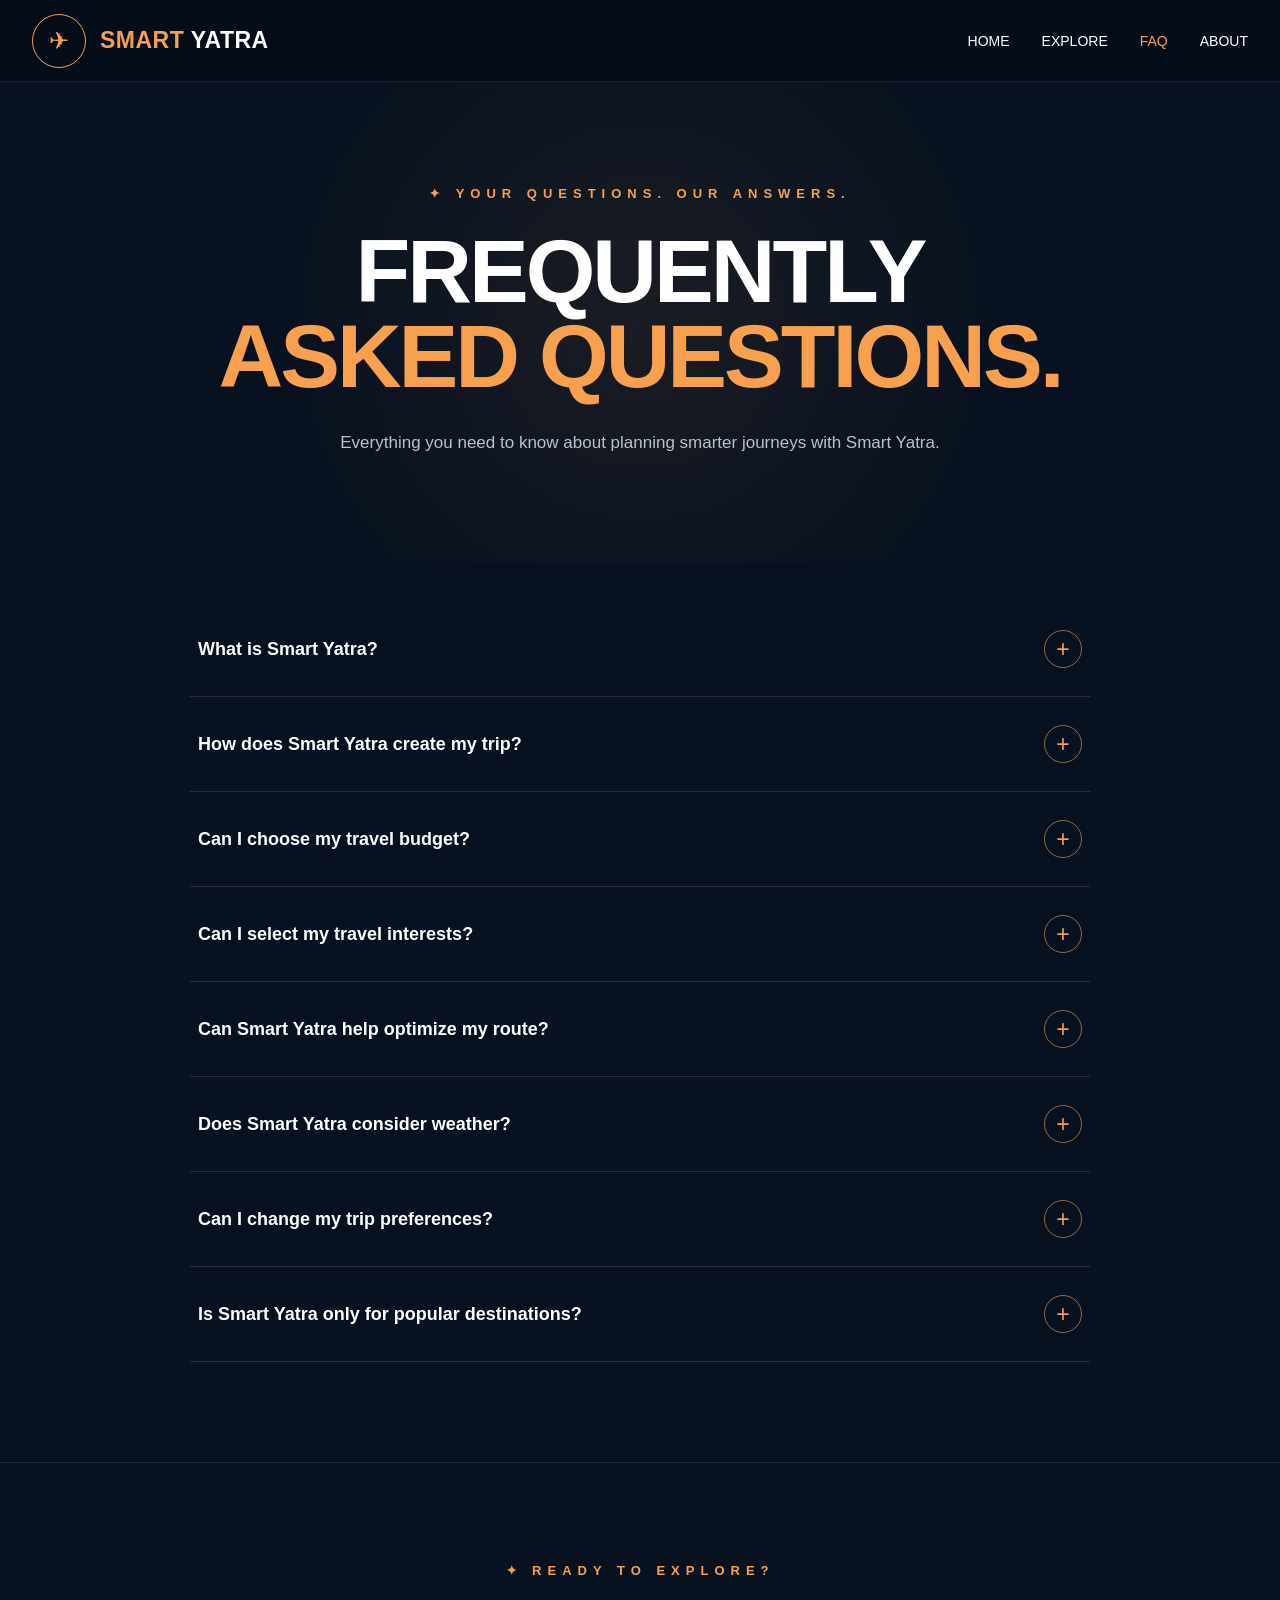
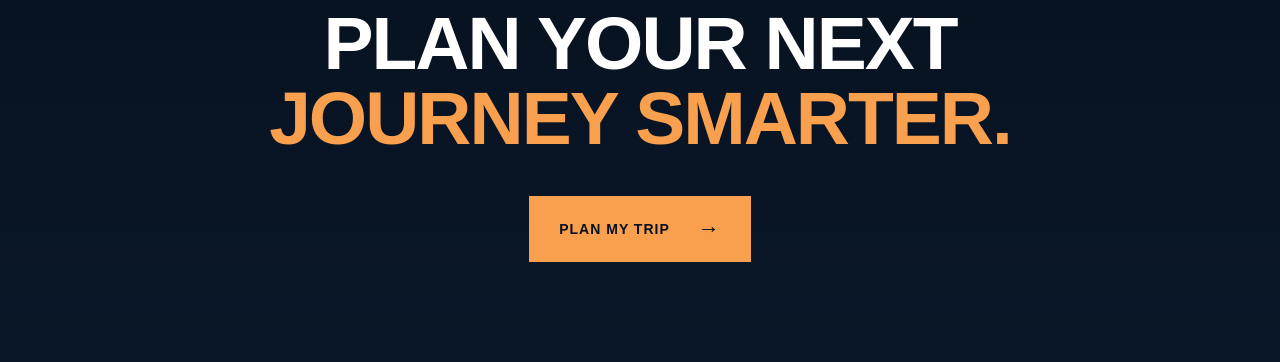
<file: faq.html>
<!DOCTYPE html>
<html lang="en">

<head>
    <meta charset="UTF-8">
    <meta name="viewport" content="width=device-width, initial-scale=1.0">

    <title>FAQ | Smart Yatra</title>

    <link rel="stylesheet" href="faq.css">
</head>

<body>

    <!-- =========================
         NAVBAR
    ========================== -->

    <header class="navbar">

        <div class="logo">
            <div class="logo-icon">✈</div>

            <div class="logo-text">
                <span>SMART</span> YATRA
            </div>
        </div>


        <nav class="nav-links">

            <a href="home.html">HOME</a>

            <a href="home.html#explore">EXPLORE</a>

            <a href="faq.html" class="active">FAQ</a>

            <a href="home.html#about">ABOUT</a>

        </nav>

    </header>


    <!-- =========================
         FAQ HERO
    ========================== -->

    <main class="faq-page">

        <section class="faq-hero">

            <div class="small-title">
                ✦ YOUR QUESTIONS. OUR ANSWERS.
            </div>

            <h1>
                FREQUENTLY<br>
                <span>ASKED QUESTIONS.</span>
            </h1>

            <p>
                Everything you need to know about planning
                smarter journeys with Smart Yatra.
            </p>

        </section>


        <!-- =========================
             FAQ SECTION
        ========================== -->

        <section class="faq-section">

            <div class="faq-container">


                <!-- FAQ 1 -->

                <div class="faq-item">

                    <button class="faq-question">

                        <span>
                            What is Smart Yatra?
                        </span>

                        <span class="faq-icon">+</span>

                    </button>

                    <div class="faq-answer">

                        <p>
                            Smart Yatra is an AI-powered travel companion
                            designed to help you plan personalized trips
                            based on your destination, travel duration,
                            budget and interests.
                        </p>

                    </div>

                </div>


                <!-- FAQ 2 -->

                <div class="faq-item">

                    <button class="faq-question">

                        <span>
                            How does Smart Yatra create my trip?
                        </span>

                        <span class="faq-icon">+</span>

                    </button>

                    <div class="faq-answer">

                        <p>
                            Simply enter your destination, number of
                            travellers, number of days, budget and
                            preferred interests. Smart Yatra uses these
                            preferences to create a personalized travel
                            plan for you.
                        </p>

                    </div>

                </div>


                <!-- FAQ 3 -->

                <div class="faq-item">

                    <button class="faq-question">

                        <span>
                            Can I choose my travel budget?
                        </span>

                        <span class="faq-icon">+</span>

                    </button>

                    <div class="faq-answer">

                        <p>
                            Yes. You can select a suggested budget or
                            enter your own custom budget. Your trip plan
                            is then designed around the budget you provide.
                        </p>

                    </div>

                </div>


                <!-- FAQ 4 -->

                <div class="faq-item">

                    <button class="faq-question">

                        <span>
                            Can I select my travel interests?
                        </span>

                        <span class="faq-icon">+</span>

                    </button>

                    <div class="faq-answer">

                        <p>
                            Yes. You can select interests such as
                            culture, food, adventure, nature and other
                            experiences. These preferences help make
                            your itinerary more personalized.
                        </p>

                    </div>

                </div>


                <!-- FAQ 5 -->

                <div class="faq-item">

                    <button class="faq-question">

                        <span>
                            Can Smart Yatra help optimize my route?
                        </span>

                        <span class="faq-icon">+</span>

                    </button>

                    <div class="faq-answer">

                        <p>
                            Yes. Smart Yatra is designed to organize
                            destinations and activities efficiently so
                            that your journey can be easier to follow
                            and better suited to your available time.
                        </p>

                    </div>

                </div>


                <!-- FAQ 6 -->

                <div class="faq-item">

                    <button class="faq-question">

                        <span>
                            Does Smart Yatra consider weather?
                        </span>

                        <span class="faq-icon">+</span>

                    </button>

                    <div class="faq-answer">

                        <p>
                            Smart Yatra is designed to support
                            weather-aware travel planning so that
                            activities can be adjusted according to
                            changing conditions.
                        </p>

                    </div>

                </div>


                <!-- FAQ 7 -->

                <div class="faq-item">

                    <button class="faq-question">

                        <span>
                            Can I change my trip preferences?
                        </span>

                        <span class="faq-icon">+</span>

                    </button>

                    <div class="faq-answer">

                        <p>
                            Yes. Your trip preferences can be adjusted
                            so that the travel plan can better match
                            your changing requirements.
                        </p>

                    </div>

                </div>


                <!-- FAQ 8 -->

                <div class="faq-item">

                    <button class="faq-question">

                        <span>
                            Is Smart Yatra only for popular destinations?
                        </span>

                        <span class="faq-icon">+</span>

                    </button>

                    <div class="faq-answer">

                        <p>
                            Smart Yatra aims to help travellers discover
                            both iconic destinations and lesser-known
                            experiences across India.
                        </p>

                    </div>

                </div>


            </div>

        </section>


        <!-- =========================
             CTA
        ========================== -->

        <section class="faq-cta">

            <div class="cta-content">

                <div class="small-title">
                    ✦ READY TO EXPLORE?
                </div>

                <h2>
                    PLAN YOUR NEXT<br>
                    <span>JOURNEY SMARTER.</span>
                </h2>

                <a href="home.html" class="cta-button">
                    PLAN MY TRIP
                    <span>→</span>
                </a>

            </div>

        </section>

    </main>


    <script src="faq.js"></script>

</body>

</html>
</file>
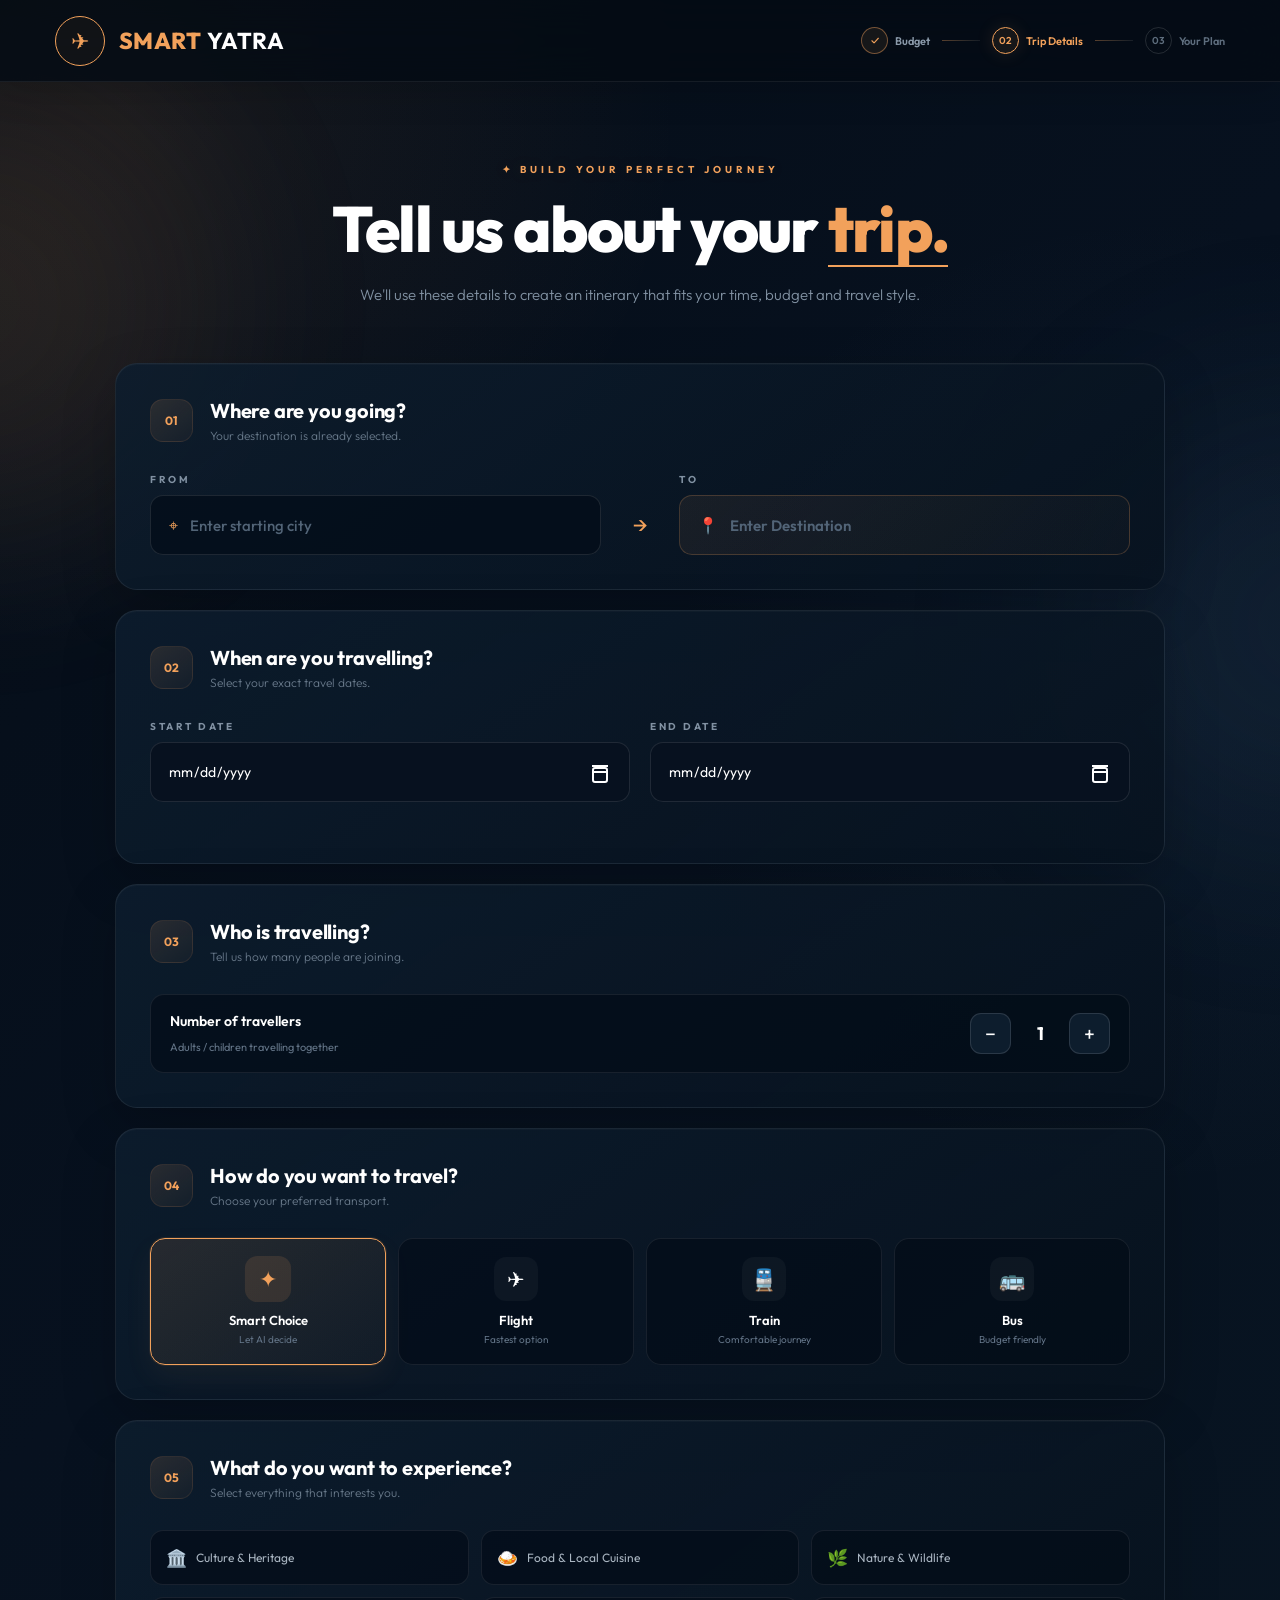
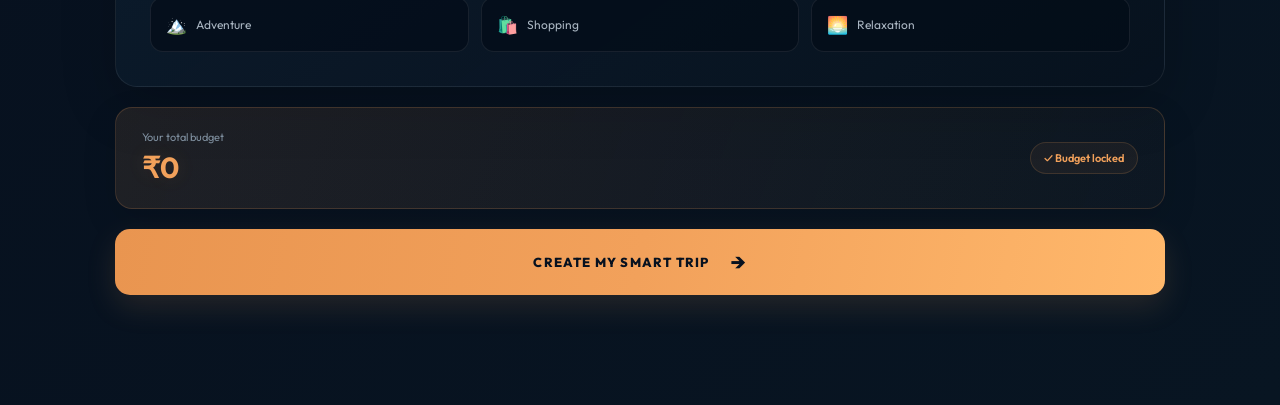
<file: planning.html>
<!DOCTYPE html>
<html lang="en">
<head>
    <meta charset="UTF-8">
    <meta name="viewport" content="width=device-width, initial-scale=1.0">

    <title>Planning Your Trip | Smart Yatra</title>

    <link rel="stylesheet" href="planning.css">
</head>

<body>

    <!-- BACKGROUND -->
    <div class="ambient ambient-one"></div>
    <div class="ambient ambient-two"></div>

    <!-- HEADER -->
    <header class="planning-header">

        <div class="brand">
            <div class="brand-icon">✈</div>

            <div class="brand-text">
                <span>SMART</span>
                <strong>YATRA</strong>
            </div>
        </div>

        <div class="header-status">
            <span class="status-dot"></span>
            AI TRIP PLANNER
        </div>

    </header>


    <!-- MAIN -->
    <main class="planning-main">

        <!-- HERO -->
        <section class="planning-hero">

            <div class="hero-badge">
                ✦ SMART YATRA AI ENGINE
            </div>

            <h1>
                Building your
                <span>smart journey.</span>
            </h1>

            <p>
                We're analysing your preferences, budget, routes,
                live conditions and local experiences to create
                your personalised trip roadmap.
            </p>

        </section>


        <!-- TRIP SUMMARY -->
        <section class="trip-summary">

            <div class="summary-location">

                <div class="location-icon">
                    📍
                </div>

                <div>
                    <span>YOUR JOURNEY</span>

                    <strong id="routeDisplay">
                        Your trip
                    </strong>

                    <small id="dateDisplay">
                        Preparing your travel dates...
                    </small>
                </div>

            </div>


            <div class="summary-items">

                <div class="summary-item">
                    <span>BUDGET</span>
                    <strong id="budgetDisplay">₹0</strong>
                </div>

                <div class="summary-item">
                    <span>TRAVELLERS</span>
                    <strong id="travellerDisplay">1</strong>
                </div>

                <div class="summary-item">
                    <span>TRANSPORT</span>
                    <strong id="transportDisplay">Smart Choice</strong>
                </div>

            </div>

        </section>


        <!-- PROGRESS -->
        <section class="engine-card">

            <div class="engine-heading">

                <div>
                    <span class="section-label">
                        AI PLANNING PROCESS
                    </span>

                    <h2>
                        Creating your Smart Trip Roadmap
                    </h2>
                </div>

                <div class="percentage" id="percentage">
                    0%
                </div>

            </div>


            <!-- PROGRESS BAR -->
            <div class="progress-track">
                <div
                    class="progress-fill"
                    id="progressFill"
                ></div>
            </div>


            <!-- PROCESS STEPS -->
            <div class="process-list">


                <!-- STEP 1 -->
                <div
                    class="process-step active"
                    id="step1"
                >

                    <div class="step-icon">
                        <span>01</span>
                    </div>

                    <div class="step-content">

                        <div class="step-top">
                            <strong>
                                Understanding your trip
                            </strong>

                            <span class="step-status">
                                Analysing
                            </span>
                        </div>

                        <p>
                            Reading your destination, dates,
                            travellers, interests and travel style.
                        </p>

                    </div>

                </div>


                <!-- STEP 2 -->
                <div
                    class="process-step"
                    id="step2"
                >

                    <div class="step-icon">
                        <span>02</span>
                    </div>

                    <div class="step-content">

                        <div class="step-top">
                            <strong>
                                Checking budget feasibility
                            </strong>

                            <span class="step-status">
                                Waiting
                            </span>
                        </div>

                        <p>
                            Estimating realistic travel costs and
                            checking whether your trip fits the budget.
                        </p>

                    </div>

                </div>


                <!-- STEP 3 -->
                <div
                    class="process-step"
                    id="step3"
                >

                    <div class="step-icon">
                        <span>03</span>
                    </div>

                    <div class="step-content">

                        <div class="step-top">
                            <strong>
                                Finding suitable places
                            </strong>

                            <span class="step-status">
                                Waiting
                            </span>
                        </div>

                        <p>
                            Matching attractions, local experiences
                            and lesser-known places with your interests.
                        </p>

                    </div>

                </div>


                <!-- STEP 4 -->
                <div
                    class="process-step"
                    id="step4"
                >

                    <div class="step-icon">
                        <span>04</span>
                    </div>

                    <div class="step-content">

                        <div class="step-top">
                            <strong>
                                Optimising travel routes
                            </strong>

                            <span class="step-status">
                                Waiting
                            </span>
                        </div>

                        <p>
                            Comparing distance, travel time, transport
                            and route efficiency.
                        </p>

                    </div>

                </div>


                <!-- STEP 5 -->
                <div
                    class="process-step"
                    id="step5"
                >

                    <div class="step-icon">
                        <span>05</span>
                    </div>

                    <div class="step-content">

                        <div class="step-top">
                            <strong>
                                Checking live conditions
                            </strong>

                            <span class="step-status">
                                Waiting
                            </span>
                        </div>

                        <p>
                            Checking weather and other live travel
                            signals before finalising the itinerary.
                        </p>

                    </div>

                </div>


                <!-- STEP 6 -->
                <div
                    class="process-step"
                    id="step6"
                >

                    <div class="step-icon">
                        <span>06</span>
                    </div>

                    <div class="step-content">

                        <div class="step-top">
                            <strong>
                                Building day-wise itinerary
                            </strong>

                            <span class="step-status">
                                Waiting
                            </span>
                        </div>

                        <p>
                            Organising places, activities, routes,
                            costs, rest time and backup options.
                        </p>

                    </div>

                </div>


                <!-- STEP 7 -->
                <div
                    class="process-step"
                    id="step7"
                >

                    <div class="step-icon">
                        <span>07</span>
                    </div>

                    <div class="step-content">

                        <div class="step-top">
                            <strong>
                                Applying Tourism Balance
                            </strong>

                            <span class="step-status">
                                Waiting
                            </span>
                        </div>

                        <p>
                            Balancing your preferences, budget,
                            time, live conditions and local tourism benefit.
                        </p>

                    </div>

                </div>

            </div>

        </section>


        <!-- WHAT WILL BE CREATED -->
        <section class="roadmap-preview">

            <div class="preview-heading">

                <span class="section-label">
                    YOUR FINAL OUTPUT
                </span>

                <h2>
                    What Smart Yatra is preparing
                </h2>

            </div>


            <div class="preview-grid">

                <div class="preview-card">

                    <div class="preview-icon">📅</div>

                    <div>
                        <strong>Day-wise itinerary</strong>

                        <p>
                            Activities organised around your
                            travel time and preferences.
                        </p>
                    </div>

                </div>


                <div class="preview-card">

                    <div class="preview-icon">💰</div>

                    <div>
                        <strong>Budget intelligence</strong>

                        <p>
                            Planned costs, estimated spending
                            and budget checkpoints.
                        </p>
                    </div>

                </div>


                <div class="preview-card">

                    <div class="preview-icon">🧭</div>

                    <div>
                        <strong>Optimised routes</strong>

                        <p>
                            Efficient routes considering time,
                            distance and travel cost.
                        </p>
                    </div>

                </div>


                <div class="preview-card">

                    <div class="preview-icon">🌦️</div>

                    <div>
                        <strong>Weather alternatives</strong>

                        <p>
                            Backup activities when live conditions
                            affect your plan.
                        </p>
                    </div>

                </div>


                <div class="preview-card">

                    <div class="preview-icon">🏘️</div>

                    <div>
                        <strong>Local experiences</strong>

                        <p>
                            Local businesses, experiences and
                            lesser-known places.
                        </p>
                    </div>

                </div>


                <div class="preview-card">

                    <div class="preview-icon">💡</div>

                    <div>
                        <strong>Why this recommendation?</strong>

                        <p>
                            Understand why places and activities
                            were selected for your trip.
                        </p>
                    </div>

                </div>

            </div>

        </section>


        <!-- AI NOTE -->
        <div class="ai-note">

            <span>✦</span>

            <p>
                Smart Yatra doesn't simply generate a list of places.
                It balances your <strong>budget, time, preferences,
                routes, live conditions and local tourism impact</strong>
                before creating the final roadmap.
            </p>

        </div>

    </main>


    <div id="planningError" hidden></div>

    <script src="planning.js"></script>


</body>
</html>
</file>
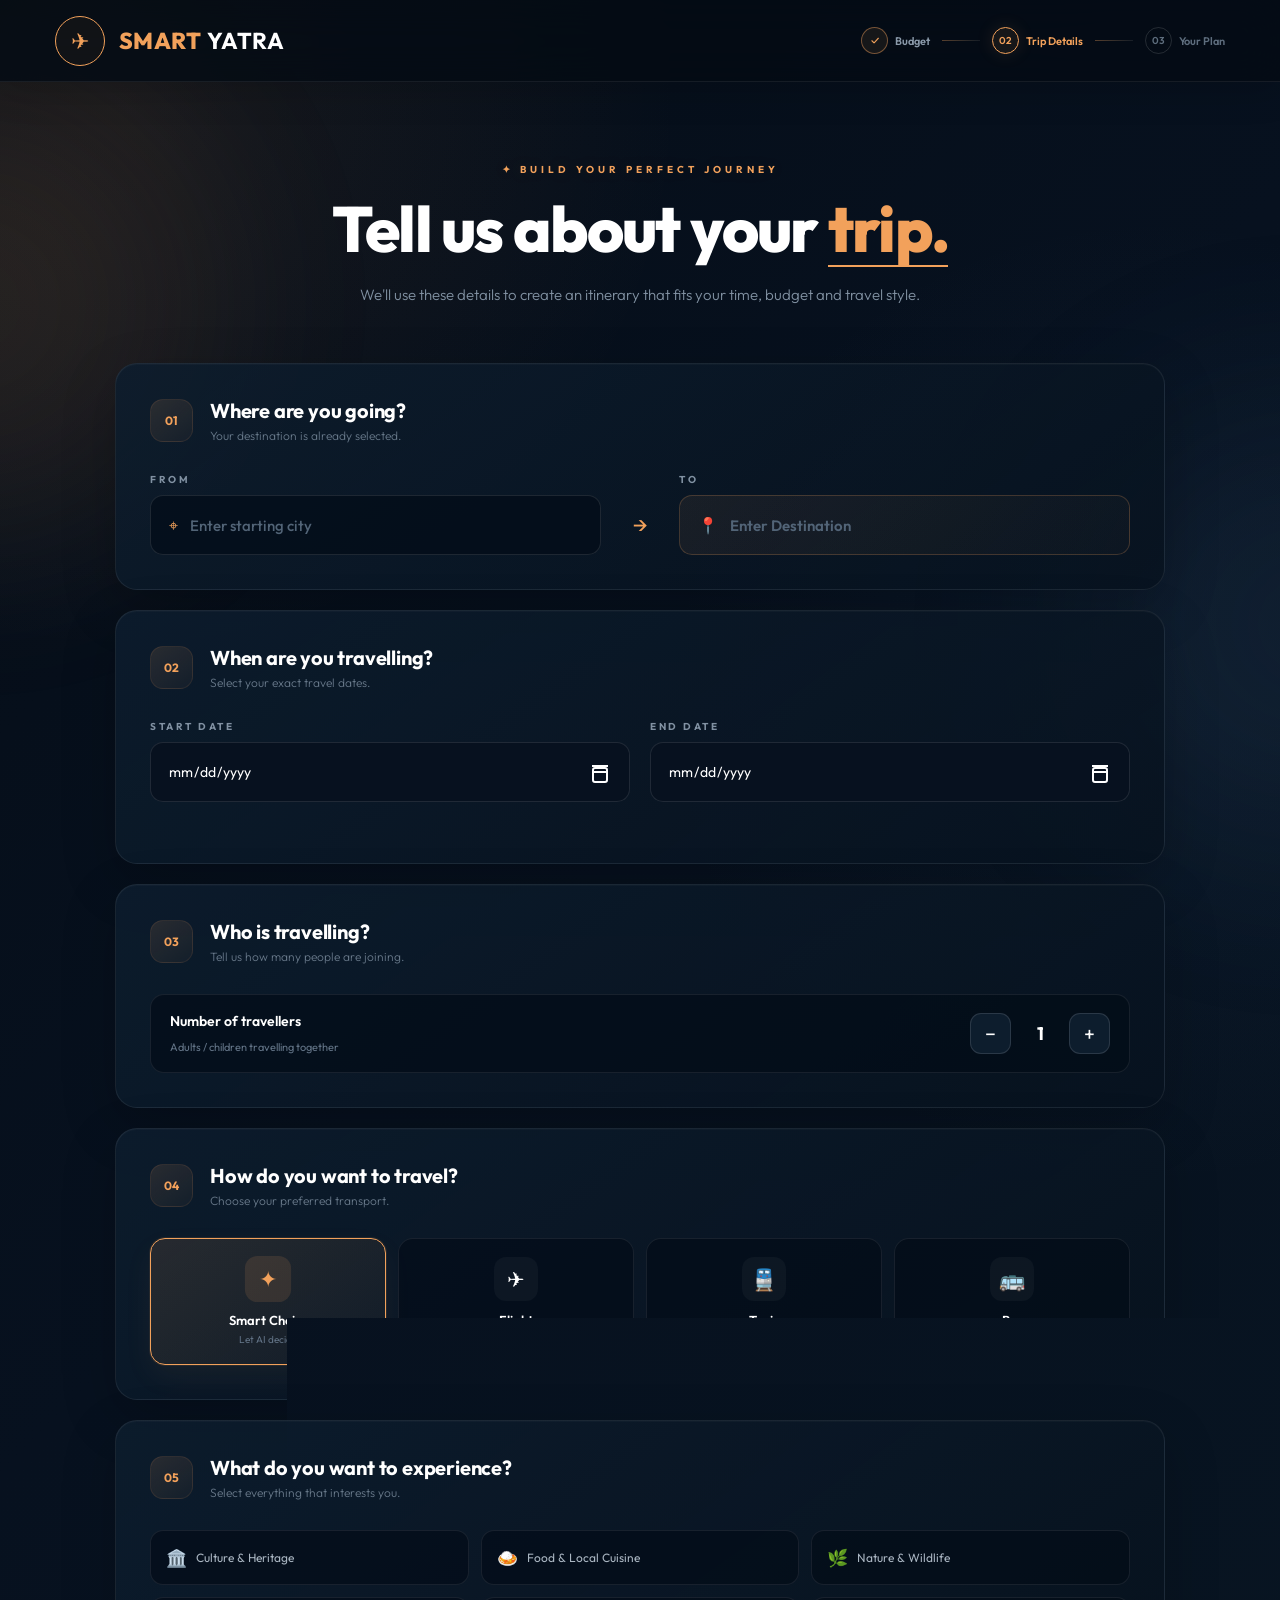
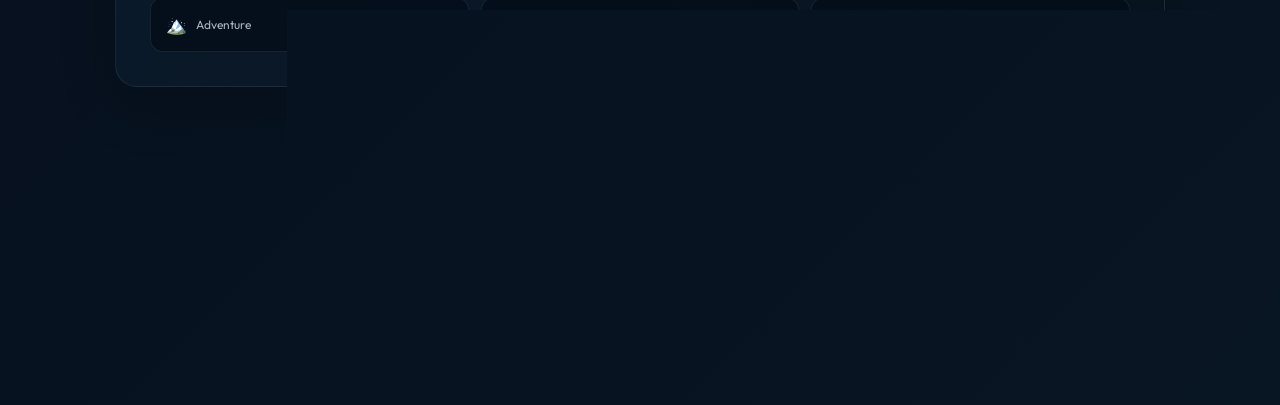
<file: trip-details.html>
<!DOCTYPE html>
<html lang="en">

<head>

    <meta charset="UTF-8">
    <meta name="viewport" content="width=device-width, initial-scale=1.0">

    <title>Trip Details | Smart Yatra</title>

    <link rel="stylesheet" href="trip-details.css">

</head>


<body>

    <header class="details-header">

        <div class="brand">

            <div class="brand-icon">✈</div>

            <div class="brand-text">
                <span>SMART</span>
                <strong>YATRA</strong>
            </div>

        </div>


        <div class="progress">

            <div class="progress-step completed">
                <span>✓</span>
                Budget
            </div>

            <div class="progress-line"></div>

            <div class="progress-step active">
                <span>02</span>
                Trip Details
            </div>

            <div class="progress-line"></div>

            <div class="progress-step">
                <span>03</span>
                Your Plan
            </div>

        </div>

    </header>


    <main class="details-main">

        <section class="intro">

            <div class="eyebrow">
                ✦ BUILD YOUR PERFECT JOURNEY
            </div>

            <h1>
                Tell us about your
                <span>trip.</span>
            </h1>

            <p>
                We'll use these details to create an itinerary
                that fits your time, budget and travel style.
            </p>

        </section>


        <form id="tripDetailsForm" class="details-form">


            <!-- =====================
                 DESTINATION
            ====================== -->

            <div class="form-card">

                <div class="card-title">
                    <span class="number">01</span>

                    <div>
                        <h2>Where are you going?</h2>
                        <p>Your destination is already selected.</p>
                    </div>
                </div>


                <div class="route-grid">

                    <div class="field">

                        <label>FROM</label>

                        <div class="input-box">

                            <span>⌖</span>

                            <input
                                type="text"
                                id="fromCity"
                                placeholder="Enter starting city"
                                required
                            >

                        </div>

                    </div>


                    <div class="route-arrow">
                        →
                    </div>


                    <div class="field">

                        <label>TO</label>

                        <div class="input-box destination-box">

                            <span>📍</span>

                           <input
    type="text"
    id="toCity"
    placeholder="Enter destination"
>
                        </div>

                    </div>

                </div>

            </div>



            <!-- =====================
                 DATE
            ====================== -->

            <div class="form-card">

                <div class="card-title">

                    <span class="number">02</span>

                    <div>
                        <h2>When are you travelling?</h2>
                        <p>Select your exact travel dates.</p>
                    </div>

                </div>


                <div class="date-grid">

                    <div class="field">

                        <label>START DATE</label>

                        <input
                            type="date"
                            id="startDate"
                            required
                        >

                    </div>


                    <div class="field">

                        <label>END DATE</label>

                        <input
                            type="date"
                            id="endDate"
                            required
                        >

                    </div>

                </div>

                <div id="dateMessage" class="error-message"></div>

            </div>



            <!-- =====================
                 TRAVELLERS
            ====================== -->

            <div class="form-card">

                <div class="card-title">

                    <span class="number">03</span>

                    <div>
                        <h2>Who is travelling?</h2>
                        <p>Tell us how many people are joining.</p>
                    </div>

                </div>


                <div class="traveller-control">

                    <div>

                        <strong>Number of travellers</strong>

                        <span>Adults / children travelling together</span>

                    </div>


                    <div class="counter">

                        <button
                            type="button"
                            id="minusTraveller"
                        >
                            −
                        </button>

                        <strong id="travellerCount">
                            1
                        </strong>

                        <button
                            type="button"
                            id="plusTraveller"
                        >
                            +
                        </button>

                    </div>

                </div>

            </div>



            <!-- =====================
                 TRANSPORT
            ====================== -->

            <div class="form-card">

                <div class="card-title">

                    <span class="number">04</span>

                    <div>
                        <h2>How do you want to travel?</h2>
                        <p>Choose your preferred transport.</p>
                    </div>

                </div>


                <div class="transport-grid">

                    <label class="option-card">

                        <input
                            type="radio"
                            name="transport"
                            value="Smart Choice"
                            checked
                        >

                        <div class="option-content">

                            <span class="option-icon">✦</span>

                            <strong>Smart Choice</strong>

                            <small>Let AI decide</small>

                        </div>

                    </label>


                    <label class="option-card">

                        <input
                            type="radio"
                            name="transport"
                            value="Flight"
                        >

                        <div class="option-content">

                            <span class="option-icon">✈</span>

                            <strong>Flight</strong>

                            <small>Fastest option</small>

                        </div>

                    </label>


                    <label class="option-card">

                        <input
                            type="radio"
                            name="transport"
                            value="Train"
                        >

                        <div class="option-content">

                            <span class="option-icon">🚆</span>

                            <strong>Train</strong>

                            <small>Comfortable journey</small>

                        </div>

                    </label>


                    <label class="option-card">

                        <input
                            type="radio"
                            name="transport"
                            value="Bus"
                        >

                        <div class="option-content">

                            <span class="option-icon">🚌</span>

                            <strong>Bus</strong>

                            <small>Budget friendly</small>

                        </div>

                    </label>

                </div>

            </div>



            <!-- =====================
                 INTERESTS
            ====================== -->

            <div class="form-card">

                <div class="card-title">

                    <span class="number">05</span>

                    <div>
                        <h2>What do you want to experience?</h2>
                        <p>Select everything that interests you.</p>
                    </div>

                </div>


                <div class="interest-grid">

                    <label class="interest">
                        <input type="checkbox" value="Culture">
                        <span>🏛️</span>
                        Culture & Heritage
                    </label>


                    <label class="interest">
                        <input type="checkbox" value="Food">
                        <span>🍛</span>
                        Food & Local Cuisine
                    </label>


                    <label class="interest">
                        <input type="checkbox" value="Nature">
                        <span>🌿</span>
                        Nature & Wildlife
                    </label>


                    <label class="interest">
                        <input type="checkbox" value="Adventure">
                        <span>🏔️</span>
                        Adventure
                    </label>


                    <label class="interest">
                        <input type="checkbox" value="Shopping">
                        <span>🛍️</span>
                        Shopping
                    </label>


                    <label class="interest">
                        <input type="checkbox" value="Relaxation">
                        <span>🌅</span>
                        Relaxation
                    </label>

                </div>

            </div>



            <!-- =====================
                 BUDGET SUMMARY
            ====================== -->

            <div class="budget-summary">

                <div>

                    <span>Your total budget</span>

                    <strong id="budgetDisplay">
                        ₹0
                    </strong>

                </div>

                <div class="budget-status">
                    ✓ Budget locked
                </div>

            </div>


            <button
                type="submit"
                class="generate-btn"
            >

                <span>CREATE MY SMART TRIP</span>

                <strong>→</strong>

            </button>


        </form>

    </main>


    <script src="trip-details.js"></script>

</body>

</html>
</file>
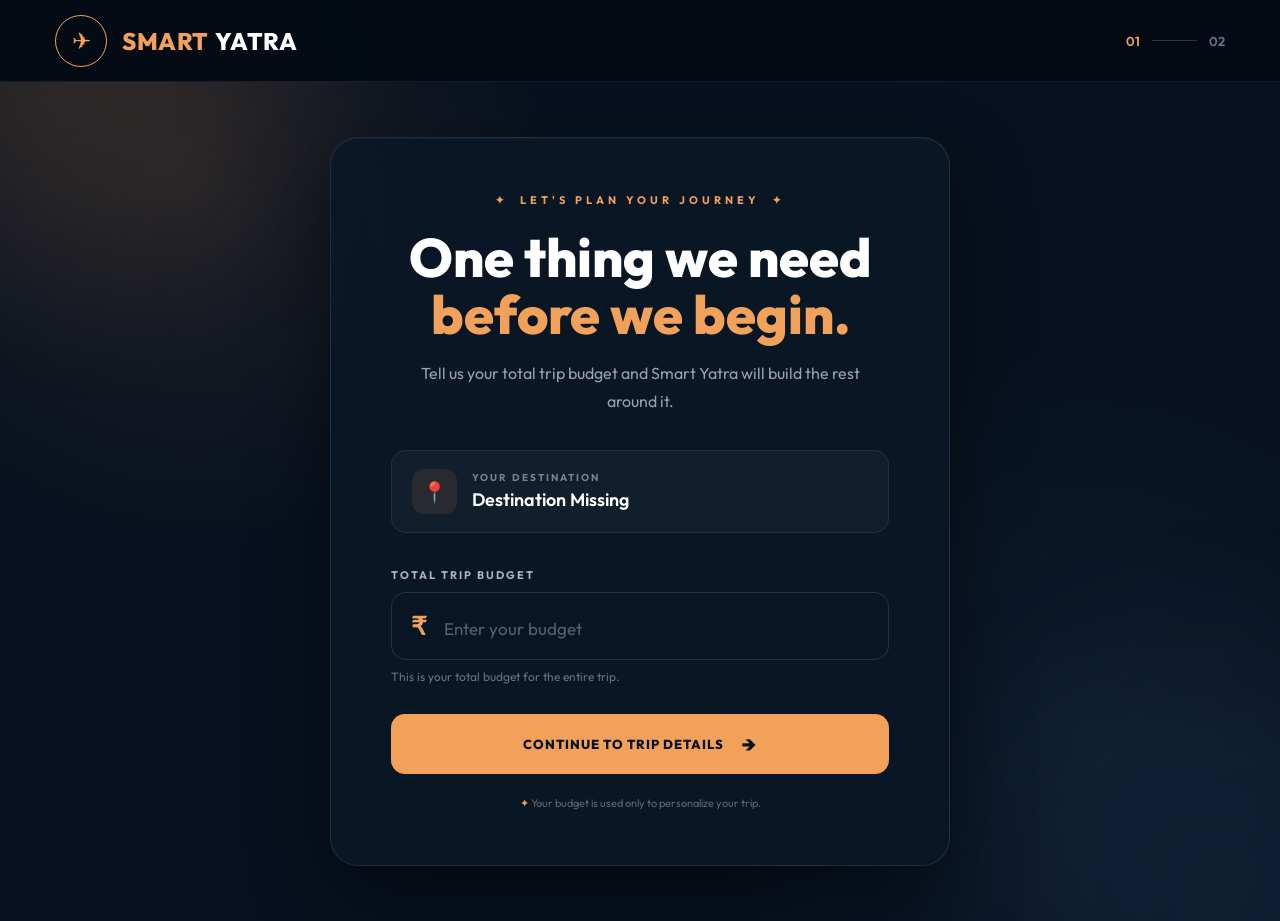
<file: trip-setup.html>
<!DOCTYPE html>
<html lang="en">
<head>
    <meta charset="UTF-8">
    <meta name="viewport" content="width=device-width, initial-scale=1.0">

    <title>Trip Setup | Smart Yatra</title>

    <link rel="stylesheet" href="trip-setup.css">
</head>

<body>

    <!-- Background -->
    <div class="background-glow glow-one"></div>
    <div class="background-glow glow-two"></div>

    <!-- Header -->
    <header class="setup-header">
        <div class="brand">
            <div class="brand-icon">✈</div>
            <div class="brand-text">
                <span class="brand-smart">SMART</span>
                <span>YATRA</span>
            </div>
        </div>

        <div class="step-indicator">
            <span class="active">01</span>
            <span class="line"></span>
            <span>02</span>
        </div>
    </header>


    <!-- Main -->
    <main class="setup-main">

        <div class="setup-card">

            <!-- Top label -->
            <div class="eyebrow">
                <span>✦</span>
                LET'S PLAN YOUR JOURNEY
                <span>✦</span>
            </div>

            <h1>
                One thing we need<br>
                <span>before we begin.</span>
            </h1>

            <p class="subtitle">
                Tell us your total trip budget and Smart Yatra
                will build the rest around it.
            </p>


            <!-- Destination -->
            <div class="destination-preview">

                <div class="location-icon">📍</div>

                <div>
                    <small>YOUR DESTINATION</small>
                    <strong id="destinationName">Your destination</strong>
                </div>

            </div>


            <!-- Budget -->
            <div class="budget-section">

                <label for="budgetInput">
                    TOTAL TRIP BUDGET
                </label>

                <div class="budget-input-wrapper">

                    <span class="currency">₹</span>

                    <input
                        type="number"
                        id="budgetInput"
                        placeholder="Enter your budget"
                        min="1"
                        autocomplete="off"
                    >

                </div>

                <p class="budget-hint">
                    This is your total budget for the entire trip.
                </p>

            </div>


            <!-- Continue -->
            <button
                id="continueButton"
                class="continue-btn"
                type="button"
            >
                <span>CONTINUE TO TRIP DETAILS</span>
                <span class="arrow">→</span>
            </button>


            <div class="secure-note">
                <span>✦</span>
                Your budget is used only to personalize your trip.
            </div>

        </div>

    </main>


    <script src="trip-setup.js"></script>

</body>
</html>
</file>
<file: faq.css>
/* =========================================================
   SMART YATRA - FAQ PAGE
========================================================= */

* {
    margin: 0;
    padding: 0;
    box-sizing: border-box;
}

html {
    scroll-behavior: smooth;
}

body {
    font-family: Arial, Helvetica, sans-serif;
    background: #07111F;
    color: #ffffff;
    min-height: 100vh;
}


/* =========================================================
   NAVBAR
========================================================= */

.navbar {
    width: 100%;
    height: 82px;

    display: flex;
    align-items: center;
    justify-content: space-between;

    padding: 0 32px;

    background: #050D18;

    border-bottom: 1px solid rgba(255, 255, 255, 0.08);

    position: sticky;
    top: 0;
    z-index: 100;
}


/* Logo */

.logo {
    display: flex;
    align-items: center;
    gap: 14px;
}

.logo-icon {
    width: 54px;
    height: 54px;

    border: 1px solid #F9A04F;
    border-radius: 50%;

    display: flex;
    align-items: center;
    justify-content: center;

    color: #F9A04F;

    font-size: 24px;
}

.logo-text {
    font-size: 23px;
    font-weight: 800;
    letter-spacing: 0.5px;
}

.logo-text span {
    color: #F9A04F;
}


/* Navigation */

.nav-links {
    display: flex;
    align-items: center;
    gap: 32px;
}

.nav-links a {
    text-decoration: none;
    color: #ffffff;

    font-size: 14px;
    font-weight: 500;

    transition: 0.3s;
}

.nav-links a:hover {
    color: #F9A04F;
}

.nav-links a.active {
    color: #F9A04F;
}


/* =========================================================
   FAQ HERO
========================================================= */

.faq-hero {
    min-height: 480px;

    display: flex;
    flex-direction: column;

    justify-content: center;
    align-items: center;

    text-align: center;

    padding: 80px 20px;

    background:
        radial-gradient(circle at center,
            rgba(249, 160, 79, 0.08),
            transparent 55%);
}

.small-title {
    color: #F9A04F;

    font-size: 13px;
    font-weight: 700;

    letter-spacing: 6px;

    margin-bottom: 28px;
}

.faq-hero h1 {
    font-size: clamp(48px, 7vw, 90px);

    line-height: 0.95;

    font-weight: 900;

    letter-spacing: -3px;
}

.faq-hero h1 span {
    color: #F9A04F;
}

.faq-hero p {
    max-width: 700px;

    margin-top: 30px;

    color: #B8C2CF;

    font-size: 17px;

    line-height: 1.7;
}


/* =========================================================
   FAQ SECTION
========================================================= */

.faq-section {
    padding: 40px 20px 100px;
}

.faq-container {
    width: 100%;
    max-width: 900px;

    margin: 0 auto;
}


/* FAQ item */

.faq-item {
    border-bottom: 1px solid rgba(255, 255, 255, 0.12);
}


/* Question */

.faq-question {
    width: 100%;

    padding: 28px 8px;

    border: none;
    outline: none;

    background: transparent;

    color: #ffffff;

    display: flex;
    align-items: center;
    justify-content: space-between;

    text-align: left;

    cursor: pointer;

    font-size: 18px;
    font-weight: 600;

    transition: 0.3s;
}

.faq-question:hover {
    color: #F9A04F;
}


/* Plus */

.faq-icon {
    width: 38px;
    height: 38px;

    flex-shrink: 0;

    border: 1px solid rgba(249, 160, 79, 0.6);

    border-radius: 50%;

    display: flex;
    align-items: center;
    justify-content: center;

    color: #F9A04F;

    font-size: 23px;
    font-weight: 300;

    transition: transform 0.3s;
}


/* Answer */

.faq-answer {
    max-height: 0;

    overflow: hidden;

    transition: max-height 0.4s ease;
}

.faq-answer p {
    color: #AEB8C5;

    font-size: 15px;

    line-height: 1.8;

    padding: 0 55px 25px 8px;
}


/* Active FAQ */

.faq-item.active .faq-icon {
    transform: rotate(45deg);
}

.faq-item.active .faq-question {
    color: #F9A04F;
}


/* =========================================================
   CTA
========================================================= */

.faq-cta {
    padding: 100px 20px;

    text-align: center;

    border-top: 1px solid rgba(255, 255, 255, 0.08);

    background:
        linear-gradient(180deg,
            #07111F 0%,
            #0A1728 100%);
}

.cta-content {
    max-width: 800px;
    margin: auto;
}

.faq-cta h2 {
    font-size: clamp(42px, 6vw, 75px);

    line-height: 1;

    font-weight: 900;

    letter-spacing: -2px;

    margin-bottom: 40px;
}

.faq-cta h2 span {
    color: #F9A04F;
}


/* CTA button */

.cta-button {
    display: inline-flex;

    align-items: center;
    justify-content: center;

    gap: 28px;

    min-width: 220px;

    padding: 20px 30px;

    background: #F9A04F;

    color: #07111F;

    text-decoration: none;

    font-size: 14px;
    font-weight: 800;

    letter-spacing: 1px;

    transition: 0.3s;
}

.cta-button span {
    font-size: 22px;
}

.cta-button:hover {
    transform: translateY(-3px);

    background: #ffffff;
}


/* =========================================================
   RESPONSIVE
========================================================= */

@media (max-width: 700px) {

    .navbar {
        height: auto;

        padding: 15px 18px;

        flex-direction: column;

        gap: 18px;
    }

    .logo-text {
        font-size: 20px;
    }

    .logo-icon {
        width: 48px;
        height: 48px;
    }

    .nav-links {
        gap: 18px;
        flex-wrap: wrap;
        justify-content: center;
    }

    .nav-links a {
        font-size: 12px;
    }

    .faq-hero {
        min-height: 400px;

        padding: 60px 20px;
    }

    .small-title {
        font-size: 10px;
        letter-spacing: 4px;
    }

    .faq-hero h1 {
        font-size: 46px;
        letter-spacing: -2px;
    }

    .faq-hero p {
        font-size: 14px;
    }

    .faq-section {
        padding-bottom: 70px;
    }

    .faq-question {
        font-size: 16px;
        gap: 15px;
    }

    .faq-answer p {
        font-size: 14px;
        padding-right: 20px;
    }

    .faq-cta {
        padding: 70px 20px;
    }

    .faq-cta h2 {
        font-size: 42px;
    }

}
</file>
<file: planning.css>
@import url('https://fonts.googleapis.com/css2?family=Outfit:wght@300;400;500;600;700;800&display=swap');


:root {
    --dark: #07111F;
    --dark-soft: #0B1726;
    --card: rgba(14, 28, 45, 0.82);

    --orange: #F2A15B;
    --orange-light: #FFB86B;

    --white: #FFFFFF;
    --muted: #91A0AF;

    --border: rgba(255, 255, 255, 0.10);

    --green: #67D6A3;
}


* {
    margin: 0;
    padding: 0;
    box-sizing: border-box;
}


html {
    scroll-behavior: smooth;
}


body {
    min-height: 100vh;

    background:
        radial-gradient(
            circle at 15% 20%,
            rgba(242, 161, 91, 0.08),
            transparent 30%
        ),
        radial-gradient(
            circle at 85% 70%,
            rgba(71, 130, 190, 0.08),
            transparent 30%
        ),
        var(--dark);

    color: var(--white);

    font-family: 'Outfit', sans-serif;

    overflow-x: hidden;
}


/* ========================================
   AMBIENT BACKGROUND
======================================== */

.ambient {
    position: fixed;

    width: 450px;
    height: 450px;

    border-radius: 50%;

    filter: blur(110px);

    opacity: 0.10;

    pointer-events: none;

    z-index: 0;
}


.ambient-one {
    top: -180px;
    left: -150px;

    background: var(--orange);
}


.ambient-two {
    right: -180px;
    bottom: -180px;

    background: #3A79B7;
}


/* ========================================
   HEADER
======================================== */

.planning-header {
    height: 82px;

    padding: 0 52px;

    display: flex;
    align-items: center;
    justify-content: space-between;

    position: sticky;
    top: 0;

    z-index: 20;

    background: rgba(4, 11, 20, 0.88);

    border-bottom: 1px solid var(--border);

    backdrop-filter: blur(18px);
}


.brand {
    display: flex;
    align-items: center;

    gap: 12px;
}


.brand-icon {
    width: 43px;
    height: 43px;

    border: 1px solid var(--orange);

    border-radius: 50%;

    display: grid;
    place-items: center;

    color: var(--orange);

    font-size: 20px;

    transition: 0.3s ease;
}


.brand:hover .brand-icon {
    transform: rotate(-8deg) scale(1.06);

    box-shadow:
        0 0 25px rgba(242, 161, 91, 0.18);
}


.brand-text {
    display: flex;
    flex-direction: column;

    line-height: 0.9;
}


.brand-text span {
    font-size: 10px;

    letter-spacing: 3px;

    color: #C8D0D8;
}


.brand-text strong {
    font-size: 20px;

    letter-spacing: 1px;

    color: var(--orange);
}


.header-status {
    display: flex;
    align-items: center;

    gap: 9px;

    font-size: 11px;

    letter-spacing: 1.8px;

    color: var(--muted);
}


.status-dot {
    width: 8px;
    height: 8px;

    border-radius: 50%;

    background: var(--green);

    box-shadow:
        0 0 12px rgba(103, 214, 163, 0.7);

    animation: pulseDot 1.5s infinite;
}


@keyframes pulseDot {

    0%,
    100% {
        opacity: 1;
        transform: scale(1);
    }

    50% {
        opacity: 0.45;
        transform: scale(0.75);
    }
}


/* ========================================
   MAIN
======================================== */

.planning-main {
    position: relative;
    z-index: 1;

    width: min(1100px, 92%);

    margin: auto;

    padding: 70px 0 90px;
}


/* ========================================
   HERO
======================================== */

.planning-hero {
    text-align: center;

    max-width: 760px;

    margin: 0 auto 48px;

    animation: fadeUp 0.7s ease both;
}


.hero-badge {
    display: inline-block;

    padding: 8px 15px;

    margin-bottom: 20px;

    border: 1px solid rgba(242, 161, 91, 0.30);

    border-radius: 50px;

    color: var(--orange);

    background: rgba(242, 161, 91, 0.06);

    font-size: 11px;

    letter-spacing: 1.8px;
}


.planning-hero h1 {
    font-size: clamp(40px, 6vw, 66px);

    line-height: 1.05;

    font-weight: 700;

    letter-spacing: -2px;

    margin-bottom: 20px;
}


.planning-hero h1 span {
    color: var(--orange);
}


.planning-hero p {
    max-width: 650px;

    margin: auto;

    color: var(--muted);

    font-size: 16px;

    line-height: 1.7;
}


/* ========================================
   TRIP SUMMARY
======================================== */

.trip-summary {
    display: flex;

    align-items: center;
    justify-content: space-between;

    gap: 30px;

    padding: 22px 25px;

    margin-bottom: 25px;

    background: rgba(12, 25, 40, 0.82);

    border: 1px solid var(--border);

    border-radius: 18px;

    backdrop-filter: blur(15px);

    animation: fadeUp 0.7s 0.1s ease both;
}


.summary-location {
    display: flex;
    align-items: center;

    gap: 15px;
}


.location-icon {
    width: 48px;
    height: 48px;

    display: grid;
    place-items: center;

    border-radius: 14px;

    background: rgba(242, 161, 91, 0.10);

    font-size: 20px;
}


.summary-location > div:last-child {
    display: flex;
    flex-direction: column;

    gap: 3px;
}


.summary-location span,
.summary-item span {
    color: var(--muted);

    font-size: 9px;

    letter-spacing: 1.5px;
}


.summary-location strong {
    font-size: 17px;
}


.summary-location small {
    color: #718091;

    font-size: 12px;
}


.summary-items {
    display: flex;

    gap: 34px;
}


.summary-item {
    display: flex;
    flex-direction: column;

    gap: 5px;
}


.summary-item strong {
    font-size: 15px;

    color: var(--white);
}


/* ========================================
   ENGINE CARD
======================================== */

.engine-card {
    padding: 34px;

    background:
        linear-gradient(
            145deg,
            rgba(18, 35, 54, 0.94),
            rgba(9, 20, 33, 0.92)
        );

    border: 1px solid var(--border);

    border-radius: 22px;

    box-shadow:
        0 25px 70px rgba(0, 0, 0, 0.20);

    animation: fadeUp 0.7s 0.2s ease both;
}


.engine-heading {
    display: flex;

    align-items: flex-start;
    justify-content: space-between;

    margin-bottom: 25px;
}


.section-label {
    color: var(--orange);

    font-size: 10px;

    letter-spacing: 2px;
}


.engine-heading h2 {
    margin-top: 7px;

    font-size: 24px;

    font-weight: 600;
}


.percentage {
    font-size: 30px;

    font-weight: 700;

    color: var(--orange);

    min-width: 70px;

    text-align: right;
}


/* ========================================
   PROGRESS BAR
======================================== */

.progress-track {
    width: 100%;
    height: 6px;

    border-radius: 20px;

    background: rgba(255, 255, 255, 0.07);

    overflow: hidden;

    margin-bottom: 30px;
}


.progress-fill {
    width: 0%;
    height: 100%;

    border-radius: inherit;

    background:
        linear-gradient(
            90deg,
            #D88645,
            var(--orange-light)
        );

    box-shadow:
        0 0 18px rgba(242, 161, 91, 0.30);

    transition: width 0.7s ease;
}


/* ========================================
   PROCESS STEPS
======================================== */

.process-list {
    display: flex;
    flex-direction: column;
}


.process-step {
    display: flex;

    gap: 17px;

    position: relative;

    padding: 18px 0;

    opacity: 0.40;

    transition:
        opacity 0.4s ease,
        transform 0.4s ease;
}


.process-step:not(:last-child)::after {
    content: "";

    position: absolute;

    left: 18px;
    top: 55px;

    width: 1px;
    height: calc(100% - 30px);

    background: rgba(255, 255, 255, 0.08);
}


.process-step.active,
.process-step.completed {
    opacity: 1;
}


.process-step.active {
    transform: translateX(5px);
}


.step-icon {
    width: 37px;
    height: 37px;

    flex-shrink: 0;

    border-radius: 50%;

    display: grid;
    place-items: center;

    border: 1px solid rgba(255, 255, 255, 0.12);

    background: rgba(255, 255, 255, 0.03);

    color: #6D7B89;

    font-size: 10px;

    font-weight: 600;

    transition: 0.4s ease;
}


.process-step.active .step-icon {
    color: var(--dark);

    background: var(--orange);

    border-color: var(--orange);

    box-shadow:
        0 0 20px rgba(242, 161, 91, 0.25);

    animation: activeIcon 1.3s infinite;
}


.process-step.completed .step-icon {
    color: var(--dark);

    background: var(--green);

    border-color: var(--green);
}


@keyframes activeIcon {

    0%,
    100% {
        box-shadow:
            0 0 0 rgba(242, 161, 91, 0);
    }

    50% {
        box-shadow:
            0 0 20px rgba(242, 161, 91, 0.35);
    }
}


.step-content {
    flex: 1;
}


.step-top {
    display: flex;

    align-items: center;
    justify-content: space-between;

    gap: 20px;
}


.step-top strong {
    font-size: 15px;

    font-weight: 600;
}


.step-status {
    font-size: 10px;

    letter-spacing: 1px;

    text-transform: uppercase;

    color: #687786;
}


.process-step.active .step-status {
    color: var(--orange);
}


.process-step.completed .step-status {
    color: var(--green);
}


.step-content p {
    margin-top: 5px;

    max-width: 720px;

    color: #718091;

    font-size: 12px;

    line-height: 1.6;
}


/* ========================================
   ROADMAP PREVIEW
======================================== */

.roadmap-preview {
    margin-top: 55px;

    animation: fadeUp 0.7s 0.3s ease both;
}


.preview-heading {
    margin-bottom: 22px;
}


.preview-heading h2 {
    margin-top: 7px;

    font-size: 24px;

    font-weight: 600;
}


.preview-grid {
    display: grid;

    grid-template-columns: repeat(3, 1fr);

    gap: 14px;
}


.preview-card {
    display: flex;

    gap: 14px;

    padding: 20px;

    min-height: 125px;

    background: rgba(11, 23, 38, 0.72);

    border: 1px solid var(--border);

    border-radius: 16px;

    transition:
        transform 0.3s ease,
        border-color 0.3s ease,
        background 0.3s ease;
}


.preview-card:hover {
    transform: translateY(-4px);

    border-color: rgba(242, 161, 91, 0.25);

    background: rgba(18, 33, 50, 0.9);
}


.preview-icon {
    width: 39px;
    height: 39px;

    flex-shrink: 0;

    display: grid;
    place-items: center;

    border-radius: 11px;

    background: rgba(242, 161, 91, 0.08);

    font-size: 17px;
}


.preview-card strong {
    font-size: 13px;

    font-weight: 600;
}


.preview-card p {
    margin-top: 6px;

    color: #718091;

    font-size: 11px;

    line-height: 1.55;
}


/* ========================================
   AI NOTE
======================================== */

.ai-note {
    display: flex;

    align-items: flex-start;

    gap: 13px;

    margin-top: 28px;

    padding: 18px 20px;

    border: 1px solid rgba(242, 161, 91, 0.14);

    border-radius: 14px;

    background: rgba(242, 161, 91, 0.035);
}


.ai-note > span {
    color: var(--orange);

    font-size: 17px;
}


.ai-note p {
    color: #7D8A97;

    font-size: 11px;

    line-height: 1.7;
}


.ai-note strong {
    color: #B9C2CA;

    font-weight: 500;
}


/* ========================================
   ANIMATION
======================================== */

@keyframes fadeUp {

    from {
        opacity: 0;

        transform: translateY(18px);
    }

    to {
        opacity: 1;

        transform: translateY(0);
    }
}


/* ========================================
   RESPONSIVE
======================================== */

@media (max-width: 850px) {

    .planning-header {
        padding: 0 25px;
    }


    .planning-main {
        padding-top: 50px;
    }


    .trip-summary {
        flex-direction: column;

        align-items: stretch;
    }


    .summary-items {
        justify-content: space-between;

        padding-top: 17px;

        border-top: 1px solid var(--border);
    }


    .preview-grid {
        grid-template-columns: repeat(2, 1fr);
    }
}


@media (max-width: 600px) {

    .planning-header {
        height: 70px;
    }


    .header-status {
        display: none;
    }


    .planning-main {
        width: 90%;

        padding-top: 40px;
    }


    .planning-hero h1 {
        font-size: 40px;

        letter-spacing: -1px;
    }


    .planning-hero p {
        font-size: 14px;
    }


    .engine-card {
        padding: 22px 18px;
    }


    .engine-heading h2,
    .preview-heading h2 {
        font-size: 20px;
    }


    .percentage {
        font-size: 24px;
    }


    .step-top {
        align-items: flex-start;

        flex-direction: column;

        gap: 4px;
    }


    .preview-grid {
        grid-template-columns: 1fr;
    }


    .summary-items {
        gap: 12px;
    }


    .summary-item strong {
        font-size: 13px;
    }
}
</file>
<file: trip-details.css>
@import url('https://fonts.googleapis.com/css2?family=Outfit:wght@300;400;500;600;700;800&display=swap');


/* =========================================================
   SMART YATRA — TRIP DETAILS
   Premium UI / UX
========================================================= */


/* =========================
   RESET
========================= */

* {
    margin: 0;
    padding: 0;
    box-sizing: border-box;
}


html {
    scroll-behavior: smooth;
}


body {
    min-height: 100vh;

    font-family: 'Outfit', sans-serif;

    color: #ffffff;

    background:
        radial-gradient(
            circle at 10% 5%,
            rgba(242, 161, 91, 0.08),
            transparent 25%
        ),
        radial-gradient(
            circle at 90% 35%,
            rgba(69, 109, 150, 0.08),
            transparent 28%
        ),
        linear-gradient(
            135deg,
            #050D17 0%,
            #07111F 45%,
            #081522 100%
        );

    overflow-x: hidden;
}


/* =========================
   AMBIENT BACKGROUND
========================= */

body::before,
body::after {
    content: "";
    position: fixed;

    width: 450px;
    height: 450px;

    border-radius: 50%;

    pointer-events: none;

    filter: blur(110px);

    z-index: -1;

    opacity: 0.10;

    animation: floatingGlow 10s ease-in-out infinite alternate;
}


body::before {
    top: 80px;
    left: -250px;

    background: #F2A15B;
}


body::after {
    right: -250px;
    bottom: 50px;

    background: #416B92;

    animation-delay: -4s;
}


@keyframes floatingGlow {

    0% {
        transform: translate3d(0, 0, 0) scale(1);
    }

    100% {
        transform: translate3d(50px, 30px, 0) scale(1.15);
    }

}


/* =========================
   HEADER
========================= */

.details-header {

    height: 82px;

    padding: 0 55px;

    display: flex;
    align-items: center;
    justify-content: space-between;

    position: sticky;
    top: 0;

    z-index: 100;

    background: rgba(4, 11, 20, 0.82);

    border-bottom: 1px solid rgba(255, 255, 255, 0.07);

    backdrop-filter: blur(22px);
    -webkit-backdrop-filter: blur(22px);

    box-shadow:
        0 10px 35px rgba(0, 0, 0, 0.15);
}


/* =========================
   BRAND
========================= */

.brand {

    display: flex;
    align-items: center;

    gap: 14px;

    cursor: default;
}


.brand-icon {

    width: 50px;
    height: 50px;

    display: flex;
    align-items: center;
    justify-content: center;

    border: 1px solid #F2A15B;

    border-radius: 50%;

    color: #F2A15B;

    font-size: 22px;

    background: rgba(242, 161, 91, 0.04);

    box-shadow:
        0 0 0 0 rgba(242, 161, 91, 0.25);

    transition:
        transform 0.4s ease,
        box-shadow 0.4s ease,
        background 0.4s ease;
}


.brand:hover .brand-icon {

    transform: rotate(-8deg) scale(1.06);

    background: rgba(242, 161, 91, 0.10);

    box-shadow:
        0 0 25px rgba(242, 161, 91, 0.18);
}


.brand-text {

    display: flex;
    gap: 6px;

    font-size: 23px;

    font-weight: 800;

    letter-spacing: 0.4px;
}


.brand-text span {
    color: #F2A15B;
}


.brand-text strong {
    color: #ffffff;
}


/* =========================
   PROGRESS
========================= */

.progress {

    display: flex;
    align-items: center;

    gap: 12px;

    font-size: 11px;

    font-weight: 600;

    color: #5E6D7D;
}


.progress-step {

    display: flex;
    align-items: center;

    gap: 7px;

    transition: 0.3s ease;
}


.progress-step span {

    width: 27px;
    height: 27px;

    display: flex;
    align-items: center;
    justify-content: center;

    border-radius: 50%;

    border: 1px solid rgba(255, 255, 255, 0.13);

    font-size: 10px;

    transition: 0.3s ease;
}


.progress-step.active {

    color: #F2A15B;
}


.progress-step.active span {

    border-color: #F2A15B;

    background: rgba(242, 161, 91, 0.08);

    box-shadow:
        0 0 18px rgba(242, 161, 91, 0.12);
}


.progress-step.completed {

    color: #8B9AAA;
}


.progress-step.completed span {

    color: #F2A15B;

    border-color: rgba(242, 161, 91, 0.45);

    background: rgba(242, 161, 91, 0.08);
}


.progress-line {

    width: 38px;
    height: 1px;

    background:
        linear-gradient(
            90deg,
            rgba(242, 161, 91, 0.35),
            rgba(255, 255, 255, 0.08)
        );
}


/* =========================
   MAIN
========================= */

.details-main {

    width: min(1050px, 92%);

    margin: 0 auto;

    padding: 75px 0 110px;
}


/* =========================
   INTRO
========================= */

.intro {

    text-align: center;

    margin-bottom: 55px;

    animation: introReveal 0.8s ease both;
}


@keyframes introReveal {

    from {
        opacity: 0;
        transform: translateY(25px);
    }

    to {
        opacity: 1;
        transform: translateY(0);
    }

}


.eyebrow {

    display: inline-flex;
    align-items: center;

    gap: 8px;

    margin-bottom: 20px;

    color: #F2A15B;

    font-size: 10px;

    font-weight: 700;

    letter-spacing: 4px;

    text-shadow:
        0 0 18px rgba(242, 161, 91, 0.18);
}


.intro h1 {

    font-size: clamp(42px, 5.2vw, 64px);

    line-height: 1.02;

    font-weight: 800;

    letter-spacing: -1.8px;

    margin-bottom: 20px;
}


.intro h1 span {

    color: #F2A15B;

    position: relative;
}


.intro h1 span::after {

    content: "";

    position: absolute;

    left: 0;
    right: 0;

    bottom: 2px;

    height: 2px;

    background: #F2A15B;

    transform: scaleX(0);

    transform-origin: left;

    animation: underlineReveal 1s 0.7s ease forwards;
}


@keyframes underlineReveal {

    to {
        transform: scaleX(1);
    }

}


.intro p {

    width: min(650px, 100%);

    margin: auto;

    color: #8292A3;

    font-size: 15px;

    line-height: 1.8;

    font-weight: 300;
}


/* =========================
   FORM
========================= */

.details-form {

    display: flex;

    flex-direction: column;

    gap: 20px;
}


/* =========================
   FORM CARD
========================= */

.form-card {

    position: relative;

    padding: 34px;

    background:
        linear-gradient(
            145deg,
            rgba(13, 29, 46, 0.88),
            rgba(7, 18, 30, 0.82)
        );

    border: 1px solid rgba(255, 255, 255, 0.075);

    border-radius: 22px;

    box-shadow:
        0 18px 55px rgba(0, 0, 0, 0.20),
        inset 0 1px 0 rgba(255, 255, 255, 0.025);

    overflow: hidden;

    transition:
        transform 0.45s cubic-bezier(.2,.8,.2,1),
        border-color 0.4s ease,
        box-shadow 0.4s ease;

    animation: cardReveal 0.7s ease both;
}


/* top shine */

.form-card::before {

    content: "";

    position: absolute;

    top: 0;
    left: 0;

    width: 100%;
    height: 1px;

    background:
        linear-gradient(
            90deg,
            transparent,
            rgba(242, 161, 91, 0.35),
            transparent
        );

    opacity: 0;

    transition: opacity 0.4s ease;
}


/* subtle orange glow */

.form-card::after {

    content: "";

    position: absolute;

    width: 180px;
    height: 180px;

    top: -120px;
    right: -100px;

    border-radius: 50%;

    background: #F2A15B;

    filter: blur(80px);

    opacity: 0;

    pointer-events: none;

    transition: opacity 0.5s ease;
}


.form-card:hover {

    transform: translateY(-3px);

    border-color: rgba(242, 161, 91, 0.16);

    box-shadow:
        0 25px 65px rgba(0, 0, 0, 0.28),
        0 0 35px rgba(242, 161, 91, 0.025);
}


.form-card:hover::before {
    opacity: 1;
}


.form-card:hover::after {
    opacity: 0.035;
}


@keyframes cardReveal {

    from {
        opacity: 0;
        transform: translateY(20px);
    }

    to {
        opacity: 1;
        transform: translateY(0);
    }

}


/* =========================
   CARD TITLE
========================= */

.card-title {

    display: flex;
    align-items: center;

    gap: 17px;

    margin-bottom: 30px;
}


.number {

    width: 43px;
    height: 43px;

    flex-shrink: 0;

    display: flex;
    align-items: center;
    justify-content: center;

    border-radius: 13px;

    color: #F2A15B;

    background:
        linear-gradient(
            145deg,
            rgba(242, 161, 91, 0.13),
            rgba(242, 161, 91, 0.04)
        );

    border: 1px solid rgba(242, 161, 91, 0.10);

    font-size: 12px;

    font-weight: 700;

    transition:
        transform 0.35s ease,
        box-shadow 0.35s ease;
}


.form-card:hover .number {

    transform: translateY(-2px);

    box-shadow:
        0 8px 20px rgba(242, 161, 91, 0.10);
}


.card-title h2 {

    margin-bottom: 5px;

    color: #ffffff;

    font-size: 20px;

    font-weight: 700;

    letter-spacing: -0.2px;
}


.card-title p {

    color: #68798A;

    font-size: 12px;

    font-weight: 300;
}


/* =========================
   ROUTE
========================= */

.route-grid {

    display: flex;

    align-items: flex-end;

    gap: 18px;
}


.field {
    flex: 1;
}


.field label {

    display: block;

    margin-bottom: 9px;

    color: #8191A2;

    font-size: 10px;

    font-weight: 700;

    letter-spacing: 2.5px;
}


.input-box {

    height: 60px;

    display: flex;
    align-items: center;

    gap: 12px;

    padding: 0 18px;

    background:
        rgba(3, 13, 24, 0.72);

    border: 1px solid rgba(255, 255, 255, 0.10);

    border-radius: 13px;

    transition:
        border-color 0.35s ease,
        background 0.35s ease,
        box-shadow 0.35s ease,
        transform 0.35s ease;
}


.input-box:focus-within {

    border-color: rgba(242, 161, 91, 0.60);

    background:
        rgba(242, 161, 91, 0.035);

    box-shadow:
        0 0 0 4px rgba(242, 161, 91, 0.055),
        0 10px 30px rgba(0, 0, 0, 0.15);

    transform: translateY(-1px);
}


.input-box > span {

    color: #F2A15B;

    font-size: 16px;

    transition: transform 0.3s ease;
}


.input-box:focus-within > span {

    transform: scale(1.12);
}


.input-box input {

    width: 100%;

    border: none;
    outline: none;

    background: transparent;

    color: #ffffff;

    font-family: 'Outfit', sans-serif;

    font-size: 15px;

    font-weight: 500;
}


.input-box input::placeholder {

    color: #526477;

    transition: color 0.3s ease;
}


.input-box:focus-within input::placeholder {
    color: #6F8091;
}


.destination-box {

    border-color: rgba(242, 161, 91, 0.22);

    background:
        linear-gradient(
            135deg,
            rgba(242, 161, 91, 0.07),
            rgba(242, 161, 91, 0.025)
        );
}


.destination-box input {

    color: #F2A15B;

    font-weight: 600;

    text-transform: capitalize;
}


.destination-locked {

    color: #F2A15B !important;

    cursor: not-allowed;
}


.route-arrow {

    width: 42px;
    height: 60px;

    flex-shrink: 0;

    display: flex;
    align-items: center;
    justify-content: center;

    color: #F2A15B;

    font-size: 22px;

    transition:
        transform 0.4s ease,
        text-shadow 0.4s ease;
}


.form-card:hover .route-arrow {

    transform: translateX(4px);

    text-shadow:
        0 0 15px rgba(242, 161, 91, 0.35);
}


/* =========================
   DATE
========================= */

.date-grid {

    display: grid;

    grid-template-columns: 1fr 1fr;

    gap: 20px;
}


.date-grid input {

    width: 100%;

    height: 60px;

    padding: 0 17px;

    border: 1px solid rgba(255, 255, 255, 0.10);

    border-radius: 13px;

    outline: none;

    background:
        rgba(3, 13, 24, 0.72);

    color: #ffffff;

    font-family: 'Outfit', sans-serif;

    font-size: 14px;

    transition:
        border-color 0.35s ease,
        background 0.35s ease,
        box-shadow 0.35s ease,
        transform 0.35s ease;
}


.date-grid input:hover {

    border-color: rgba(255, 255, 255, 0.18);
}


.date-grid input:focus {

    border-color: rgba(242, 161, 91, 0.60);

    background:
        rgba(242, 161, 91, 0.035);

    box-shadow:
        0 0 0 4px rgba(242, 161, 91, 0.055);

    transform: translateY(-1px);
}


/* Calendar icon */

.date-grid input::-webkit-calendar-picker-indicator {

    opacity: 0.65;

    cursor: pointer;

    transition:
        opacity 0.25s ease,
        transform 0.25s ease;
}


.date-grid input:hover::-webkit-calendar-picker-indicator {

    opacity: 1;

    transform: scale(1.08);
}


.error-message {

    min-height: 18px;

    margin-top: 9px;

    color: #FF8585;

    font-size: 12px;
}


/* =========================
   TRAVELLERS
========================= */

.traveller-control {

    min-height: 78px;

    padding: 17px 19px;

    display: flex;

    align-items: center;

    justify-content: space-between;

    border-radius: 14px;

    background:
        rgba(3, 13, 24, 0.72);

    border: 1px solid rgba(255, 255, 255, 0.08);

    transition:
        border-color 0.3s ease,
        background 0.3s ease;
}


.traveller-control:hover {

    border-color: rgba(242, 161, 91, 0.18);

    background:
        rgba(242, 161, 91, 0.025);
}


.traveller-control > div:first-child strong {

    display: block;

    margin-bottom: 5px;

    font-size: 14px;

    font-weight: 600;
}


.traveller-control > div:first-child span {

    color: #637487;

    font-size: 11px;
}


.counter {

    display: flex;

    align-items: center;

    gap: 17px;
}


.counter button {

    width: 41px;
    height: 41px;

    border: 1px solid rgba(255, 255, 255, 0.12);

    border-radius: 11px;

    background: #0D1D2D;

    color: #ffffff;

    font-family: 'Outfit', sans-serif;

    font-size: 20px;

    line-height: 1;

    cursor: pointer;

    transition:
        transform 0.25s ease,
        border-color 0.25s ease,
        color 0.25s ease,
        background 0.25s ease,
        box-shadow 0.25s ease;
}


.counter button:hover {

    border-color: #F2A15B;

    color: #F2A15B;

    background: rgba(242, 161, 91, 0.07);

    transform: translateY(-2px);

    box-shadow:
        0 8px 18px rgba(242, 161, 91, 0.08);
}


.counter button:active {

    transform: translateY(0) scale(0.94);
}


.counter strong {

    min-width: 24px;

    text-align: center;

    color: #ffffff;

    font-size: 18px;
}


/* =========================
   TRANSPORT
========================= */

.transport-grid {

    display: grid;

    grid-template-columns: repeat(4, 1fr);

    gap: 12px;
}


.option-card {

    position: relative;

    display: block;

    cursor: pointer;
}


.option-card input {

    position: absolute;

    width: 1px;
    height: 1px;

    opacity: 0;

}


.option-content {

    min-height: 120px;

    padding: 18px 12px;

    display: flex;

    flex-direction: column;

    align-items: center;

    justify-content: center;

    text-align: center;

    border: 1px solid rgba(255, 255, 255, 0.08);

    border-radius: 15px;

    background:
        rgba(3, 13, 24, 0.68);

    transition:
        transform 0.3s cubic-bezier(.2,.8,.2,1),
        border-color 0.3s ease,
        background 0.3s ease,
        box-shadow 0.3s ease;
}


.option-card:hover .option-content {

    transform: translateY(-4px);

    border-color: rgba(242, 161, 91, 0.25);

    background:
        rgba(242, 161, 91, 0.035);

    box-shadow:
        0 12px 25px rgba(0, 0, 0, 0.18);
}


.option-icon {

    width: 44px;
    height: 44px;

    display: flex;
    align-items: center;
    justify-content: center;

    margin-bottom: 11px;

    border-radius: 12px;

    background: rgba(255, 255, 255, 0.035);

    font-size: 21px;

    transition:
        transform 0.35s ease,
        background 0.35s ease;
}


.option-card:hover .option-icon {

    transform: translateY(-3px) scale(1.05);

    background: rgba(242, 161, 91, 0.08);
}


.option-content strong {

    margin-bottom: 5px;

    color: #ffffff;

    font-size: 13px;

    font-weight: 600;
}


.option-content small {

    color: #617285;

    font-size: 10px;
}


.option-card input:checked + .option-content {

    border-color: #F2A15B;

    background:
        linear-gradient(
            145deg,
            rgba(242, 161, 91, 0.12),
            rgba(242, 161, 91, 0.035)
        );

    box-shadow:
        0 0 0 1px rgba(242, 161, 91, 0.10),
        0 12px 30px rgba(242, 161, 91, 0.06);
}


.option-card input:checked + .option-content .option-icon {

    color: #F2A15B;

    background:
        rgba(242, 161, 91, 0.12);

    transform: scale(1.05);
}


/* =========================
   INTERESTS
========================= */

.interest-grid {

    display: grid;

    grid-template-columns: repeat(3, 1fr);

    gap: 12px;
}


.interest {

    position: relative;

    min-height: 55px;

    padding: 13px 15px;

    display: flex;

    align-items: center;

    border: 1px solid rgba(255, 255, 255, 0.08);

    border-radius: 13px;

    background:
        rgba(3, 13, 24, 0.68);

    color: #AAB6C2;

    font-size: 12px;

    cursor: pointer;

    transition:
        transform 0.3s ease,
        border-color 0.3s ease,
        background 0.3s ease,
        color 0.3s ease,
        box-shadow 0.3s ease;
}


.interest:hover {

    transform: translateY(-3px);

    border-color: rgba(242, 161, 91, 0.25);

    color: #ffffff;

    background:
        rgba(242, 161, 91, 0.035);

    box-shadow:
        0 10px 24px rgba(0, 0, 0, 0.16);
}


.interest input {
    display: none;
}


.interest span {

    margin-right: 9px;

    font-size: 17px;

    transition:
        transform 0.3s ease;
}


.interest:hover span {

    transform: scale(1.12);
}


.interest:has(input:checked) {

    color: #ffffff;

    border-color: #F2A15B;

    background:
        linear-gradient(
            135deg,
            rgba(242, 161, 91, 0.11),
            rgba(242, 161, 91, 0.035)
        );

    box-shadow:
        0 8px 22px rgba(242, 161, 91, 0.06);
}


.interest:has(input:checked) span {

    transform: scale(1.1);
}


/* =========================
   BUDGET SUMMARY
========================= */

.budget-summary {

    position: relative;

    padding: 22px 26px;

    display: flex;

    align-items: center;

    justify-content: space-between;

    overflow: hidden;

    border: 1px solid rgba(242, 161, 91, 0.18);

    border-radius: 17px;

    background:
        linear-gradient(
            110deg,
            rgba(242, 161, 91, 0.10),
            rgba(242, 161, 91, 0.025)
        );

    box-shadow:
        0 12px 35px rgba(0, 0, 0, 0.12);
}


.budget-summary::before {

    content: "";

    position: absolute;

    top: 0;
    left: -100%;

    width: 70%;

    height: 100%;

    background:
        linear-gradient(
            90deg,
            transparent,
            rgba(255, 255, 255, 0.035),
            transparent
        );

    transform: skewX(-20deg);

    animation: budgetShine 5s ease-in-out infinite;
}


@keyframes budgetShine {

    0% {
        left: -100%;
    }

    40%,
    100% {
        left: 150%;
    }

}


.budget-summary span {

    display: block;

    margin-bottom: 5px;

    color: #7F8F9F;

    font-size: 11px;
}


.budget-summary strong {

    color: #F2A15B;

    font-size: 29px;

    font-weight: 700;

    letter-spacing: -0.5px;

    text-shadow:
        0 0 20px rgba(242, 161, 91, 0.12);
}


.budget-status {

    padding: 8px 13px;

    border: 1px solid rgba(242, 161, 91, 0.16);

    border-radius: 30px;

    background: rgba(242, 161, 91, 0.055);

    color: #F2A15B;

    font-size: 11px;

    font-weight: 600;
}


/* =========================
   GENERATE BUTTON
========================= */

.generate-btn {

    position: relative;

    width: 100%;

    height: 66px;

    display: flex;

    align-items: center;
    justify-content: center;

    gap: 22px;

    overflow: hidden;

    border: none;

    border-radius: 15px;

    background:
        linear-gradient(
            100deg,
            #E99550,
            #F2A15B,
            #FFB86B
        );

    color: #07111F;

    font-family: 'Outfit', sans-serif;

    font-size: 13px;

    font-weight: 800;

    letter-spacing: 1.2px;

    cursor: pointer;

    box-shadow:
        0 12px 30px rgba(242, 161, 91, 0.13);

    transition:
        transform 0.35s cubic-bezier(.2,.8,.2,1),
        box-shadow 0.35s ease,
        filter 0.35s ease;
}


.generate-btn::before {

    content: "";

    position: absolute;

    top: 0;
    left: -120%;

    width: 70%;
    height: 100%;

    background:
        linear-gradient(
            90deg,
            transparent,
            rgba(255, 255, 255, 0.32),
            transparent
        );

    transform: skewX(-20deg);

    transition: left 0.7s ease;
}


.generate-btn:hover {

    transform: translateY(-3px);

    box-shadow:
        0 18px 42px rgba(242, 161, 91, 0.20);

    filter: brightness(1.04);
}


.generate-btn:hover::before {

    left: 150%;
}


.generate-btn:active {

    transform: translateY(-1px) scale(0.99);

    box-shadow:
        0 8px 20px rgba(242, 161, 91, 0.15);
}


.generate-btn strong {

    font-size: 22px;

    transition:
        transform 0.35s ease;
}


.generate-btn:hover strong {

    transform: translateX(7px);
}


/* =========================
   SCROLLBAR
========================= */

::-webkit-scrollbar {
    width: 7px;
}


::-webkit-scrollbar-track {
    background: #050C15;
}


::-webkit-scrollbar-thumb {

    border-radius: 10px;

    background:
        linear-gradient(
            #263B50,
            #F2A15B
        );
}


::-webkit-scrollbar-thumb:hover {
    background: #F2A15B;
}


/* =========================
   RESPONSIVE
========================= */

@media (max-width: 900px) {

    .details-header {
        padding: 0 25px;
    }

    .details-main {
        width: 92%;
    }

    .transport-grid {
        grid-template-columns: repeat(2, 1fr);
    }

}


@media (max-width: 700px) {

    .details-header {
        height: 72px;
    }

    .brand-icon {
        width: 43px;
        height: 43px;
    }

    .brand-text {
        font-size: 19px;
    }

    .progress {
        display: none;
    }

    .details-main {
        padding-top: 50px;
    }

    .intro {
        margin-bottom: 38px;
    }

    .intro h1 {
        letter-spacing: -1px;
    }

    .form-card {
        padding: 25px;
    }

    .route-grid {
        flex-direction: column;
        align-items: stretch;
        gap: 10px;
    }

    .route-arrow {
        width: 100%;
        height: 28px;

        transform: rotate(90deg);
    }

    .form-card:hover .route-arrow {
        transform: rotate(90deg) translateX(4px);
    }

    .date-grid {
        grid-template-columns: 1fr;
    }

    .interest-grid {
        grid-template-columns: 1fr 1fr;
    }

}


@media (max-width: 500px) {

    .details-header {
        padding: 0 18px;
    }

    .brand-text {
        font-size: 17px;
    }

    .details-main {
        width: calc(100% - 28px);

        padding-top: 38px;
        padding-bottom: 70px;
    }

    .intro h1 {
        font-size: 40px;
    }

    .intro p {
        font-size: 14px;
    }

    .eyebrow {
        font-size: 9px;
        letter-spacing: 2.5px;
    }

    .form-card {
        padding: 20px;

        border-radius: 18px;
    }

    .card-title {
        gap: 12px;
    }

    .number {
        width: 38px;
        height: 38px;
    }

    .card-title h2 {
        font-size: 17px;
    }

    .card-title p {
        font-size: 11px;
    }

    .transport-grid {
        grid-template-columns: 1fr 1fr;
    }

    .option-content {
        min-height: 105px;
    }

    .interest-grid {
        grid-template-columns: 1fr;
    }

    .traveller-control {
        flex-direction: column;
        align-items: flex-start;

        gap: 18px;
    }

    .counter {
        width: 100%;
        justify-content: space-between;
    }

    .counter button {
        width: 45%;
    }

    .counter strong {
        min-width: auto;
    }

    .budget-summary {
        padding: 20px;

        flex-direction: column;
        align-items: flex-start;

        gap: 15px;
    }

    .budget-status {
        align-self: flex-start;
    }

}
/* =========================================
   WHITE CALENDAR ICON - FINAL FIX
========================================= */

/* Keep date input dark */
.date-grid input[type="date"] {
    color: #ffffff !important;
    background: #07111F !important;
    color-scheme: dark;
}

/* Hide Chrome's black native icon */
.date-grid input[type="date"]::-webkit-calendar-picker-indicator {
    opacity: 0 !important;
    width: 28px;
    height: 28px;
    cursor: pointer;
}

/* Put a white calendar icon on the date field */
.date-grid .field {
    position: relative;
}

/* White calendar icon */
.date-grid .field::after {
    content: "";
    position: absolute;

    right: 22px;
    bottom: 19px;

    width: 16px;
    height: 16px;

    border: 2px solid #ffffff;
    border-radius: 3px;

    pointer-events: none;

    box-sizing: border-box;
}

/* Calendar top bar */
.date-grid .field::before {
    content: "";

    position: absolute;

    right: 22px;
    bottom: 29px;

    width: 16px;
    height: 4px;

    border-top: 2px solid #ffffff;
    border-bottom: 2px solid #ffffff;

    pointer-events: none;
}

/* Make date input area clickable */
.date-grid input[type="date"] {
    cursor: pointer;
}
</file>
<file: trip-setup.css>
@import url('https://fonts.googleapis.com/css2?family=Outfit:wght@300;400;500;600;700;800&display=swap');

* {
    margin: 0;
    padding: 0;
    box-sizing: border-box;
}

body {
    min-height: 100vh;
    background:
        radial-gradient(circle at 15% 20%, rgba(242, 161, 91, 0.10), transparent 28%),
        radial-gradient(circle at 85% 80%, rgba(74, 116, 160, 0.10), transparent 30%),
        #07111F;

    color: #fff;
    font-family: 'Outfit', sans-serif;
    overflow-x: hidden;
}


/* =========================
   BACKGROUND
========================= */

.background-glow {
    position: fixed;
    width: 420px;
    height: 420px;
    border-radius: 50%;
    filter: blur(100px);
    pointer-events: none;
    opacity: 0.12;
}

.glow-one {
    top: -180px;
    left: -150px;
    background: #F2A15B;
}

.glow-two {
    bottom: -200px;
    right: -150px;
    background: #3D6B9A;
}


/* =========================
   HEADER
========================= */

.setup-header {
    height: 82px;
    padding: 0 55px;

    display: flex;
    align-items: center;
    justify-content: space-between;

    border-bottom: 1px solid rgba(255,255,255,0.08);
    background: rgba(4, 11, 20, 0.96);
    backdrop-filter: blur(15px);
}

.brand {
    display: flex;
    align-items: center;
    gap: 15px;
}

.brand-icon {
    width: 52px;
    height: 52px;

    border: 1px solid #F2A15B;
    border-radius: 50%;

    display: flex;
    align-items: center;
    justify-content: center;

    color: #F2A15B;
    font-size: 23px;
}

.brand-text {
    display: flex;
    gap: 6px;

    font-size: 24px;
    font-weight: 800;
    letter-spacing: 0.5px;
}

.brand-smart {
    color: #F2A15B;
}


/* =========================
   STEP
========================= */

.step-indicator {
    display: flex;
    align-items: center;
    gap: 12px;

    font-size: 13px;
    font-weight: 600;
    color: #687787;
}

.step-indicator .active {
    color: #F2A15B;
}

.step-indicator .line {
    width: 45px;
    height: 1px;
    background: rgba(255,255,255,0.18);
}


/* =========================
   MAIN
========================= */

.setup-main {
    min-height: calc(100vh - 82px);

    display: flex;
    align-items: center;
    justify-content: center;

    padding: 55px 20px;
}


/* =========================
   CARD
========================= */

.setup-card {
    width: min(620px, 100%);

    padding: 55px 60px;

    background: rgba(11, 23, 38, 0.88);

    border: 1px solid rgba(255,255,255,0.10);
    border-radius: 28px;

    box-shadow:
        0 30px 80px rgba(0,0,0,0.45),
        inset 0 1px 0 rgba(255,255,255,0.04);

    backdrop-filter: blur(20px);

    text-align: center;

    animation: cardAppear 0.7s ease forwards;
}

@keyframes cardAppear {

    from {
        opacity: 0;
        transform: translateY(25px);
    }

    to {
        opacity: 1;
        transform: translateY(0);
    }

}


/* =========================
   EYEBROW
========================= */

.eyebrow {
    display: flex;
    align-items: center;
    justify-content: center;
    gap: 12px;

    color: #F2A15B;

    font-size: 11px;
    font-weight: 700;
    letter-spacing: 4px;

    margin-bottom: 22px;
}


/* =========================
   HEADING
========================= */

.setup-card h1 {
    font-size: clamp(36px, 5vw, 54px);
    line-height: 1.05;
    font-weight: 800;

    margin-bottom: 18px;
}

.setup-card h1 span {
    color: #F2A15B;
}

.subtitle {
    max-width: 480px;
    margin: auto;

    color: #94A2B1;

    font-size: 16px;
    line-height: 1.7;
}


/* =========================
   DESTINATION
========================= */

.destination-preview {
    margin-top: 35px;

    padding: 18px 20px;

    display: flex;
    align-items: center;
    gap: 15px;

    text-align: left;

    background: rgba(255,255,255,0.035);
    border: 1px solid rgba(255,255,255,0.08);

    border-radius: 15px;
}

.location-icon {
    width: 45px;
    height: 45px;

    border-radius: 12px;

    display: flex;
    align-items: center;
    justify-content: center;

    background: rgba(242,161,91,0.10);

    font-size: 20px;
}

.destination-preview small {
    display: block;

    margin-bottom: 4px;

    color: #758393;

    font-size: 10px;
    font-weight: 700;
    letter-spacing: 2px;
}

.destination-preview strong {
    font-size: 18px;
    font-weight: 600;

    text-transform: capitalize;
}


/* =========================
   BUDGET
========================= */

.budget-section {
    margin-top: 35px;

    text-align: left;
}

.budget-section label {
    display: block;

    margin-bottom: 10px;

    color: #A9B4C0;

    font-size: 11px;
    font-weight: 700;
    letter-spacing: 2px;
}

.budget-input-wrapper {
    position: relative;
}

.currency {
    position: absolute;
    left: 20px;
    top: 50%;

    transform: translateY(-50%);

    color: #F2A15B;

    font-size: 25px;
    font-weight: 600;
}

.budget-input-wrapper input {
    width: 100%;
    height: 68px;

    padding: 0 20px 0 52px;

    border-radius: 15px;

    border: 1px solid rgba(255,255,255,0.12);

    outline: none;

    background: #081522;

    color: #fff;

    font-family: 'Outfit', sans-serif;

    font-size: 25px;
    font-weight: 600;

    transition: 0.3s;
}

.budget-input-wrapper input::placeholder {
    color: #536273;
    font-size: 17px;
    font-weight: 400;
}

.budget-input-wrapper input:focus {
    border-color: #F2A15B;

    box-shadow:
        0 0 0 4px rgba(242,161,91,0.08);
}

.budget-hint {
    margin-top: 9px;

    color: #647383;

    font-size: 12px;
}


/* =========================
   BUTTON
========================= */

.continue-btn {
    width: 100%;
    height: 60px;

    margin-top: 30px;

    border: none;
    border-radius: 14px;

    background: #F2A15B;
    color: #08111C;

    font-family: 'Outfit', sans-serif;

    font-size: 13px;
    font-weight: 800;
    letter-spacing: 1px;

    cursor: pointer;

    display: flex;
    align-items: center;
    justify-content: center;
    gap: 18px;

    transition: 0.3s;
}

.continue-btn:hover {
    background: #FFB86B;

    transform: translateY(-2px);

    box-shadow:
        0 12px 30px rgba(242,161,91,0.20);
}

.continue-btn .arrow {
    font-size: 21px;

    transition: 0.3s;
}

.continue-btn:hover .arrow {
    transform: translateX(5px);
}


/* =========================
   NOTE
========================= */

.secure-note {
    margin-top: 22px;

    color: #596878;

    font-size: 11px;
}

.secure-note span {
    color: #F2A15B;
}


/* =========================
   RESPONSIVE
========================= */

@media (max-width: 650px) {

    .setup-header {
        padding: 0 20px;
    }

    .brand-text {
        font-size: 19px;
    }

    .brand-icon {
        width: 44px;
        height: 44px;
    }

    .setup-card {
        padding: 40px 25px;
    }

    .step-indicator {
        display: none;
    }

    .eyebrow {
        letter-spacing: 2px;
    }

}
</file>
